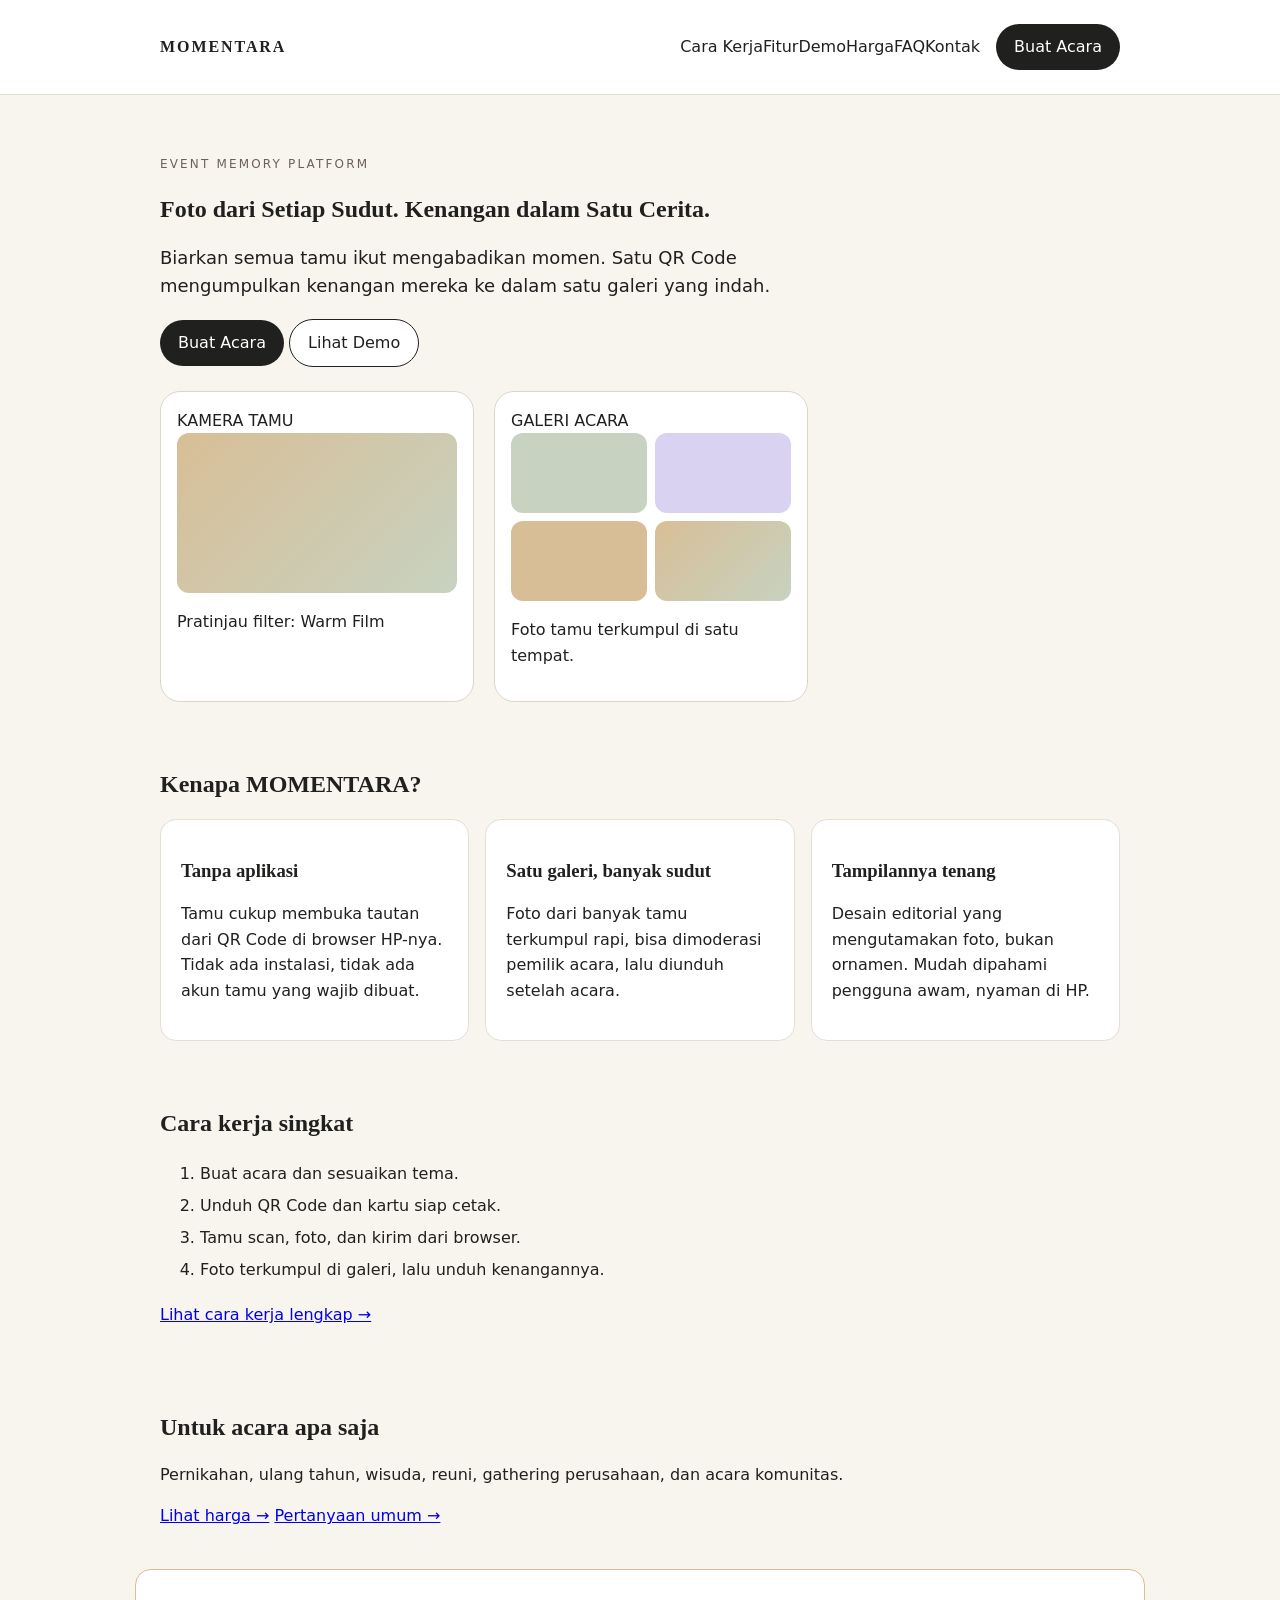
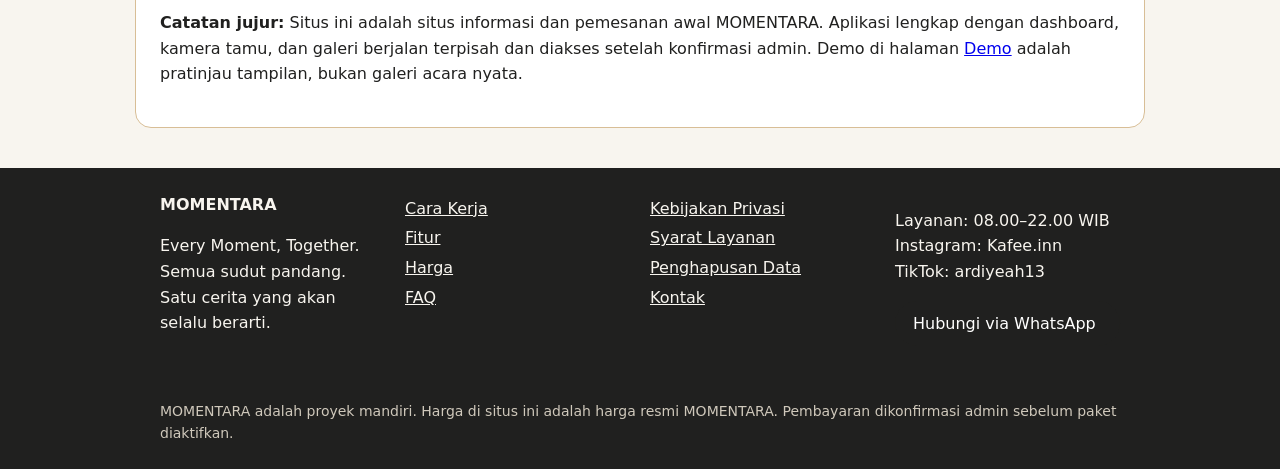
<file: index.html>
<!DOCTYPE html><html lang="id"><head><meta charset="utf-8"><meta name="viewport" content="width=device-width,initial-scale=1"><title>Beranda — MOMENTARA</title><meta name="description" content="Satu QR Code mengumpulkan kenangan tamu ke dalam satu galeri yang indah."><link rel="stylesheet" href="/styles.css"></head><body><header class="top"><div class="wrap nav"><a class="logo" href="/">MOMENTARA</a><nav><a href="/cara-kerja">Cara Kerja</a><a href="/fitur">Fitur</a><a href="/demo">Demo</a><a href="/harga">Harga</a><a href="/faq">FAQ</a><a href="/kontak">Kontak</a></nav><a class="btn" href="https://wa.me/6281290603522?text=Halo%20MOMENTARA%2C%20saya%20ingin%20membuat%20acara.">Buat Acara</a></div></header><main><section class="hero wrap"><p class="kicker">EVENT MEMORY PLATFORM</p><h1>Foto dari Setiap Sudut. Kenangan dalam Satu Cerita.</h1><p class="lead">Biarkan semua tamu ikut mengabadikan momen. Satu QR Code mengumpulkan kenangan mereka ke dalam satu galeri yang indah.</p><p><a class="btn" href="https://wa.me/6281290603522?text=Halo%20MOMENTARA%2C%20saya%20ingin%20membuat%20acara.">Buat Acara</a> <a class="btn ghost" href="/demo">Lihat Demo</a></p><div class="mock"><div class="phone"><span>KAMERA TAMU</span><div class="photo warm"></div><p>Pratinjau filter: Warm Film</p></div><div class="phone"><span>GALERI ACARA</span><div class="gridmini"><div class="photo sage"></div><div class="photo lavender"></div><div class="photo champagne"></div><div class="photo warm"></div></div><p>Foto tamu terkumpul di satu tempat.</p></div></div></section>
<section class="wrap"><h2>Kenapa MOMENTARA?</h2><div class="cards"><article><h3>Tanpa aplikasi</h3><p>Tamu cukup membuka tautan dari QR Code di browser HP-nya. Tidak ada instalasi, tidak ada akun tamu yang wajib dibuat.</p></article><article><h3>Satu galeri, banyak sudut</h3><p>Foto dari banyak tamu terkumpul rapi, bisa dimoderasi pemilik acara, lalu diunduh setelah acara.</p></article><article><h3>Tampilannya tenang</h3><p>Desain editorial yang mengutamakan foto, bukan ornamen. Mudah dipahami pengguna awam, nyaman di HP.</p></article></div></section>
<section class="wrap"><h2>Cara kerja singkat</h2><ol class="steps"><li>Buat acara dan sesuaikan tema.</li><li>Unduh QR Code dan kartu siap cetak.</li><li>Tamu scan, foto, dan kirim dari browser.</li><li>Foto terkumpul di galeri, lalu unduh kenangannya.</li></ol><p><a href="/cara-kerja">Lihat cara kerja lengkap →</a></p></section>
<section class="wrap"><h2>Untuk acara apa saja</h2><p>Pernikahan, ulang tahun, wisuda, reuni, gathering perusahaan, dan acara komunitas.</p><p><a href="/harga">Lihat harga →</a> <a href="/faq">Pertanyaan umum →</a></p></section>
<section class="wrap note"><p><strong>Catatan jujur:</strong> Situs ini adalah situs informasi dan pemesanan awal MOMENTARA. Aplikasi lengkap dengan dashboard, kamera tamu, dan galeri berjalan terpisah dan diakses setelah konfirmasi admin. Demo di halaman <a href="/demo">Demo</a> adalah pratinjau tampilan, bukan galeri acara nyata.</p></section></main><footer><div class="wrap foot"><div><strong>MOMENTARA</strong><p>Every Moment, Together.<br>Semua sudut pandang. Satu cerita yang akan selalu berarti.</p></div><div><a href="/cara-kerja">Cara Kerja</a><a href="/fitur">Fitur</a><a href="/harga">Harga</a><a href="/faq">FAQ</a></div><div><a href="/privasi">Kebijakan Privasi</a><a href="/syarat">Syarat Layanan</a><a href="/penghapusan-data">Penghapusan Data</a><a href="/kontak">Kontak</a></div><div><p>Layanan: 08.00–22.00 WIB<br>Instagram: Kafee.inn<br>TikTok: ardiyeah13</p><a class="btn" href="https://wa.me/6281290603522?text=Halo%20MOMENTARA%2C%20saya%20ingin%20membuat%20acara.">Hubungi via WhatsApp</a></div></div><p class="wrap small">MOMENTARA adalah proyek mandiri. Harga di situs ini adalah harga resmi MOMENTARA. Pembayaran dikonfirmasi admin sebelum paket diaktifkan.</p></footer></body></html>
</file>
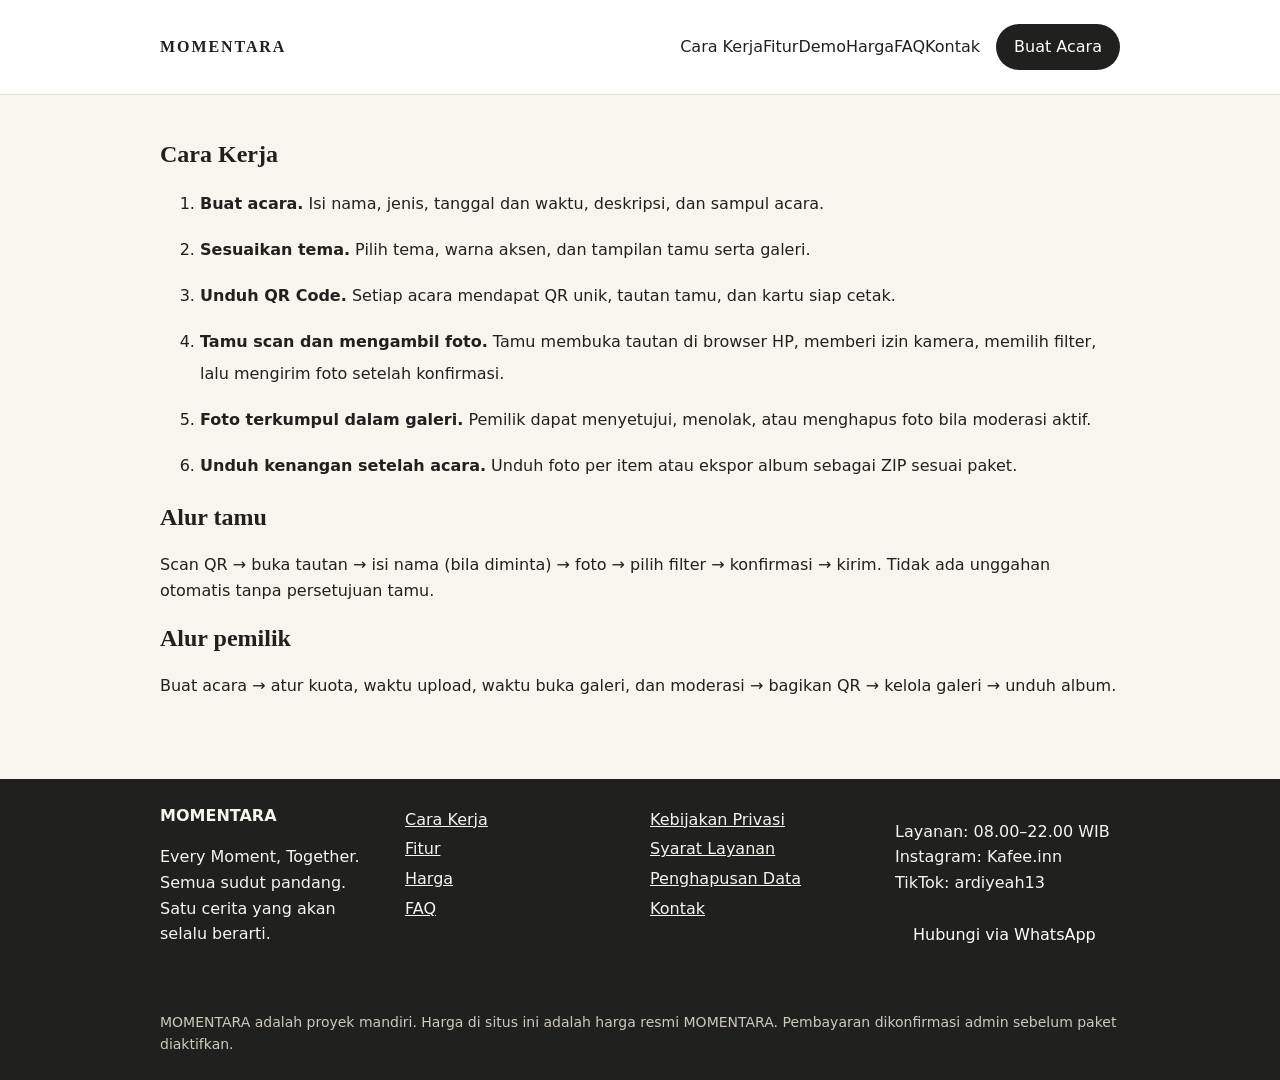
<file: cara-kerja.html>
<!DOCTYPE html><html lang="id"><head><meta charset="utf-8"><meta name="viewport" content="width=device-width,initial-scale=1"><title>Cara Kerja — MOMENTARA</title><meta name="description" content="Enam langkah MOMENTARA, dari membuat acara sampai mengunduh kenangan."><link rel="stylesheet" href="/styles.css"></head><body><header class="top"><div class="wrap nav"><a class="logo" href="/">MOMENTARA</a><nav><a href="/cara-kerja">Cara Kerja</a><a href="/fitur">Fitur</a><a href="/demo">Demo</a><a href="/harga">Harga</a><a href="/faq">FAQ</a><a href="/kontak">Kontak</a></nav><a class="btn" href="https://wa.me/6281290603522?text=Halo%20MOMENTARA%2C%20saya%20ingin%20membuat%20acara.">Buat Acara</a></div></header><main><section class="wrap"><h1>Cara Kerja</h1><ol class="steps big"><li><strong>Buat acara.</strong> Isi nama, jenis, tanggal dan waktu, deskripsi, dan sampul acara.</li><li><strong>Sesuaikan tema.</strong> Pilih tema, warna aksen, dan tampilan tamu serta galeri.</li><li><strong>Unduh QR Code.</strong> Setiap acara mendapat QR unik, tautan tamu, dan kartu siap cetak.</li><li><strong>Tamu scan dan mengambil foto.</strong> Tamu membuka tautan di browser HP, memberi izin kamera, memilih filter, lalu mengirim foto setelah konfirmasi.</li><li><strong>Foto terkumpul dalam galeri.</strong> Pemilik dapat menyetujui, menolak, atau menghapus foto bila moderasi aktif.</li><li><strong>Unduh kenangan setelah acara.</strong> Unduh foto per item atau ekspor album sebagai ZIP sesuai paket.</li></ol><h2>Alur tamu</h2><p>Scan QR → buka tautan → isi nama (bila diminta) → foto → pilih filter → konfirmasi → kirim. Tidak ada unggahan otomatis tanpa persetujuan tamu.</p><h2>Alur pemilik</h2><p>Buat acara → atur kuota, waktu upload, waktu buka galeri, dan moderasi → bagikan QR → kelola galeri → unduh album.</p></section></main><footer><div class="wrap foot"><div><strong>MOMENTARA</strong><p>Every Moment, Together.<br>Semua sudut pandang. Satu cerita yang akan selalu berarti.</p></div><div><a href="/cara-kerja">Cara Kerja</a><a href="/fitur">Fitur</a><a href="/harga">Harga</a><a href="/faq">FAQ</a></div><div><a href="/privasi">Kebijakan Privasi</a><a href="/syarat">Syarat Layanan</a><a href="/penghapusan-data">Penghapusan Data</a><a href="/kontak">Kontak</a></div><div><p>Layanan: 08.00–22.00 WIB<br>Instagram: Kafee.inn<br>TikTok: ardiyeah13</p><a class="btn" href="https://wa.me/6281290603522?text=Halo%20MOMENTARA%2C%20saya%20ingin%20membuat%20acara.">Hubungi via WhatsApp</a></div></div><p class="wrap small">MOMENTARA adalah proyek mandiri. Harga di situs ini adalah harga resmi MOMENTARA. Pembayaran dikonfirmasi admin sebelum paket diaktifkan.</p></footer></body></html>
</file>
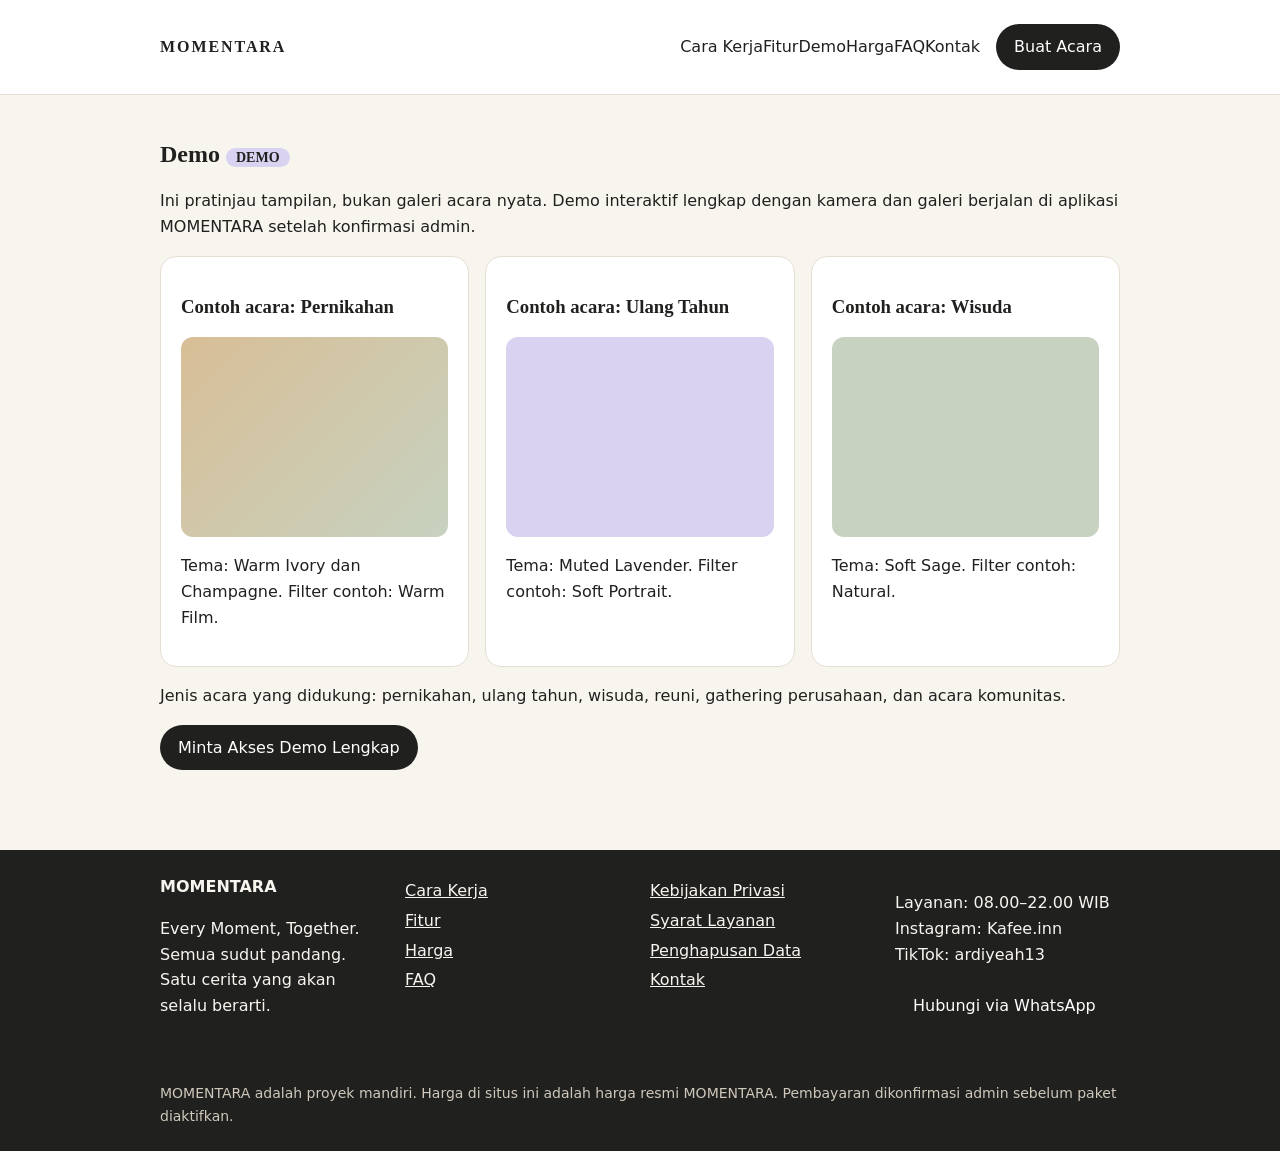
<file: demo.html>
<!DOCTYPE html><html lang="id"><head><meta charset="utf-8"><meta name="viewport" content="width=device-width,initial-scale=1"><title>Demo — MOMENTARA</title><meta name="description" content="Pratinjau tampilan MOMENTARA. Konten demo ditandai DEMO dan bukan foto acara nyata."><link rel="stylesheet" href="/styles.css"></head><body><header class="top"><div class="wrap nav"><a class="logo" href="/">MOMENTARA</a><nav><a href="/cara-kerja">Cara Kerja</a><a href="/fitur">Fitur</a><a href="/demo">Demo</a><a href="/harga">Harga</a><a href="/faq">FAQ</a><a href="/kontak">Kontak</a></nav><a class="btn" href="https://wa.me/6281290603522?text=Halo%20MOMENTARA%2C%20saya%20ingin%20membuat%20acara.">Buat Acara</a></div></header><main><section class="wrap"><h1>Demo <span class="tag">DEMO</span></h1><p>Ini pratinjau tampilan, bukan galeri acara nyata. Demo interaktif lengkap dengan kamera dan galeri berjalan di aplikasi MOMENTARA setelah konfirmasi admin.</p><div class="cards"><article><h3>Contoh acara: Pernikahan</h3><div class="photo warm big"></div><p>Tema: Warm Ivory dan Champagne. Filter contoh: Warm Film.</p></article><article><h3>Contoh acara: Ulang Tahun</h3><div class="photo lavender big"></div><p>Tema: Muted Lavender. Filter contoh: Soft Portrait.</p></article><article><h3>Contoh acara: Wisuda</h3><div class="photo sage big"></div><p>Tema: Soft Sage. Filter contoh: Natural.</p></article></div><p>Jenis acara yang didukung: pernikahan, ulang tahun, wisuda, reuni, gathering perusahaan, dan acara komunitas.</p><p><a class="btn" href="https://wa.me/6281290603522?text=Halo%20MOMENTARA%2C%20saya%20ingin%20mencoba%20demo.">Minta Akses Demo Lengkap</a></p></section></main><footer><div class="wrap foot"><div><strong>MOMENTARA</strong><p>Every Moment, Together.<br>Semua sudut pandang. Satu cerita yang akan selalu berarti.</p></div><div><a href="/cara-kerja">Cara Kerja</a><a href="/fitur">Fitur</a><a href="/harga">Harga</a><a href="/faq">FAQ</a></div><div><a href="/privasi">Kebijakan Privasi</a><a href="/syarat">Syarat Layanan</a><a href="/penghapusan-data">Penghapusan Data</a><a href="/kontak">Kontak</a></div><div><p>Layanan: 08.00–22.00 WIB<br>Instagram: Kafee.inn<br>TikTok: ardiyeah13</p><a class="btn" href="https://wa.me/6281290603522?text=Halo%20MOMENTARA%2C%20saya%20ingin%20membuat%20acara.">Hubungi via WhatsApp</a></div></div><p class="wrap small">MOMENTARA adalah proyek mandiri. Harga di situs ini adalah harga resmi MOMENTARA. Pembayaran dikonfirmasi admin sebelum paket diaktifkan.</p></footer></body></html>
</file>
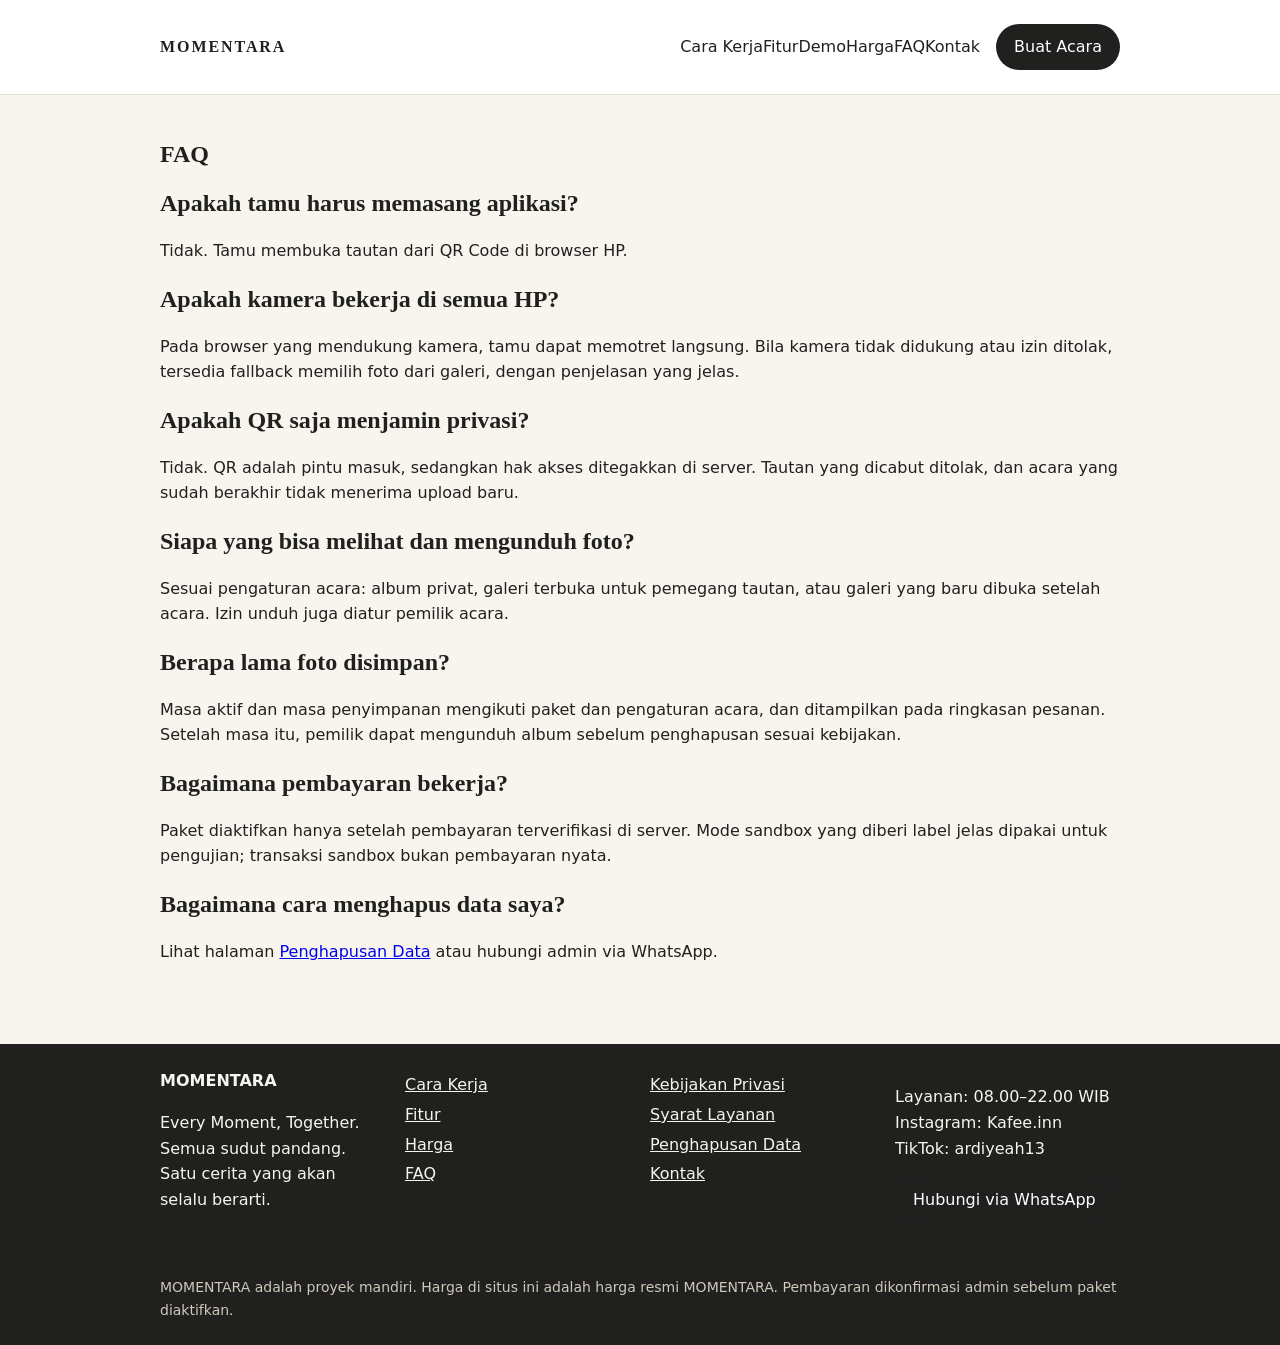
<file: faq.html>
<!DOCTYPE html><html lang="id"><head><meta charset="utf-8"><meta name="viewport" content="width=device-width,initial-scale=1"><title>FAQ — MOMENTARA</title><meta name="description" content="Jawaban tentang kamera, QR, privasi, kuota, penyimpanan, pengunduhan, dan pembayaran MOMENTARA."><link rel="stylesheet" href="/styles.css"></head><body><header class="top"><div class="wrap nav"><a class="logo" href="/">MOMENTARA</a><nav><a href="/cara-kerja">Cara Kerja</a><a href="/fitur">Fitur</a><a href="/demo">Demo</a><a href="/harga">Harga</a><a href="/faq">FAQ</a><a href="/kontak">Kontak</a></nav><a class="btn" href="https://wa.me/6281290603522?text=Halo%20MOMENTARA%2C%20saya%20ingin%20membuat%20acara.">Buat Acara</a></div></header><main><section class="wrap"><h1>FAQ</h1><h2>Apakah tamu harus memasang aplikasi?</h2><p>Tidak. Tamu membuka tautan dari QR Code di browser HP.</p><h2>Apakah kamera bekerja di semua HP?</h2><p>Pada browser yang mendukung kamera, tamu dapat memotret langsung. Bila kamera tidak didukung atau izin ditolak, tersedia fallback memilih foto dari galeri, dengan penjelasan yang jelas.</p><h2>Apakah QR saja menjamin privasi?</h2><p>Tidak. QR adalah pintu masuk, sedangkan hak akses ditegakkan di server. Tautan yang dicabut ditolak, dan acara yang sudah berakhir tidak menerima upload baru.</p><h2>Siapa yang bisa melihat dan mengunduh foto?</h2><p>Sesuai pengaturan acara: album privat, galeri terbuka untuk pemegang tautan, atau galeri yang baru dibuka setelah acara. Izin unduh juga diatur pemilik acara.</p><h2>Berapa lama foto disimpan?</h2><p>Masa aktif dan masa penyimpanan mengikuti paket dan pengaturan acara, dan ditampilkan pada ringkasan pesanan. Setelah masa itu, pemilik dapat mengunduh album sebelum penghapusan sesuai kebijakan.</p><h2>Bagaimana pembayaran bekerja?</h2><p>Paket diaktifkan hanya setelah pembayaran terverifikasi di server. Mode sandbox yang diberi label jelas dipakai untuk pengujian; transaksi sandbox bukan pembayaran nyata.</p><h2>Bagaimana cara menghapus data saya?</h2><p>Lihat halaman <a href="/penghapusan-data">Penghapusan Data</a> atau hubungi admin via WhatsApp.</p></section></main><footer><div class="wrap foot"><div><strong>MOMENTARA</strong><p>Every Moment, Together.<br>Semua sudut pandang. Satu cerita yang akan selalu berarti.</p></div><div><a href="/cara-kerja">Cara Kerja</a><a href="/fitur">Fitur</a><a href="/harga">Harga</a><a href="/faq">FAQ</a></div><div><a href="/privasi">Kebijakan Privasi</a><a href="/syarat">Syarat Layanan</a><a href="/penghapusan-data">Penghapusan Data</a><a href="/kontak">Kontak</a></div><div><p>Layanan: 08.00–22.00 WIB<br>Instagram: Kafee.inn<br>TikTok: ardiyeah13</p><a class="btn" href="https://wa.me/6281290603522?text=Halo%20MOMENTARA%2C%20saya%20ingin%20membuat%20acara.">Hubungi via WhatsApp</a></div></div><p class="wrap small">MOMENTARA adalah proyek mandiri. Harga di situs ini adalah harga resmi MOMENTARA. Pembayaran dikonfirmasi admin sebelum paket diaktifkan.</p></footer></body></html>
</file>
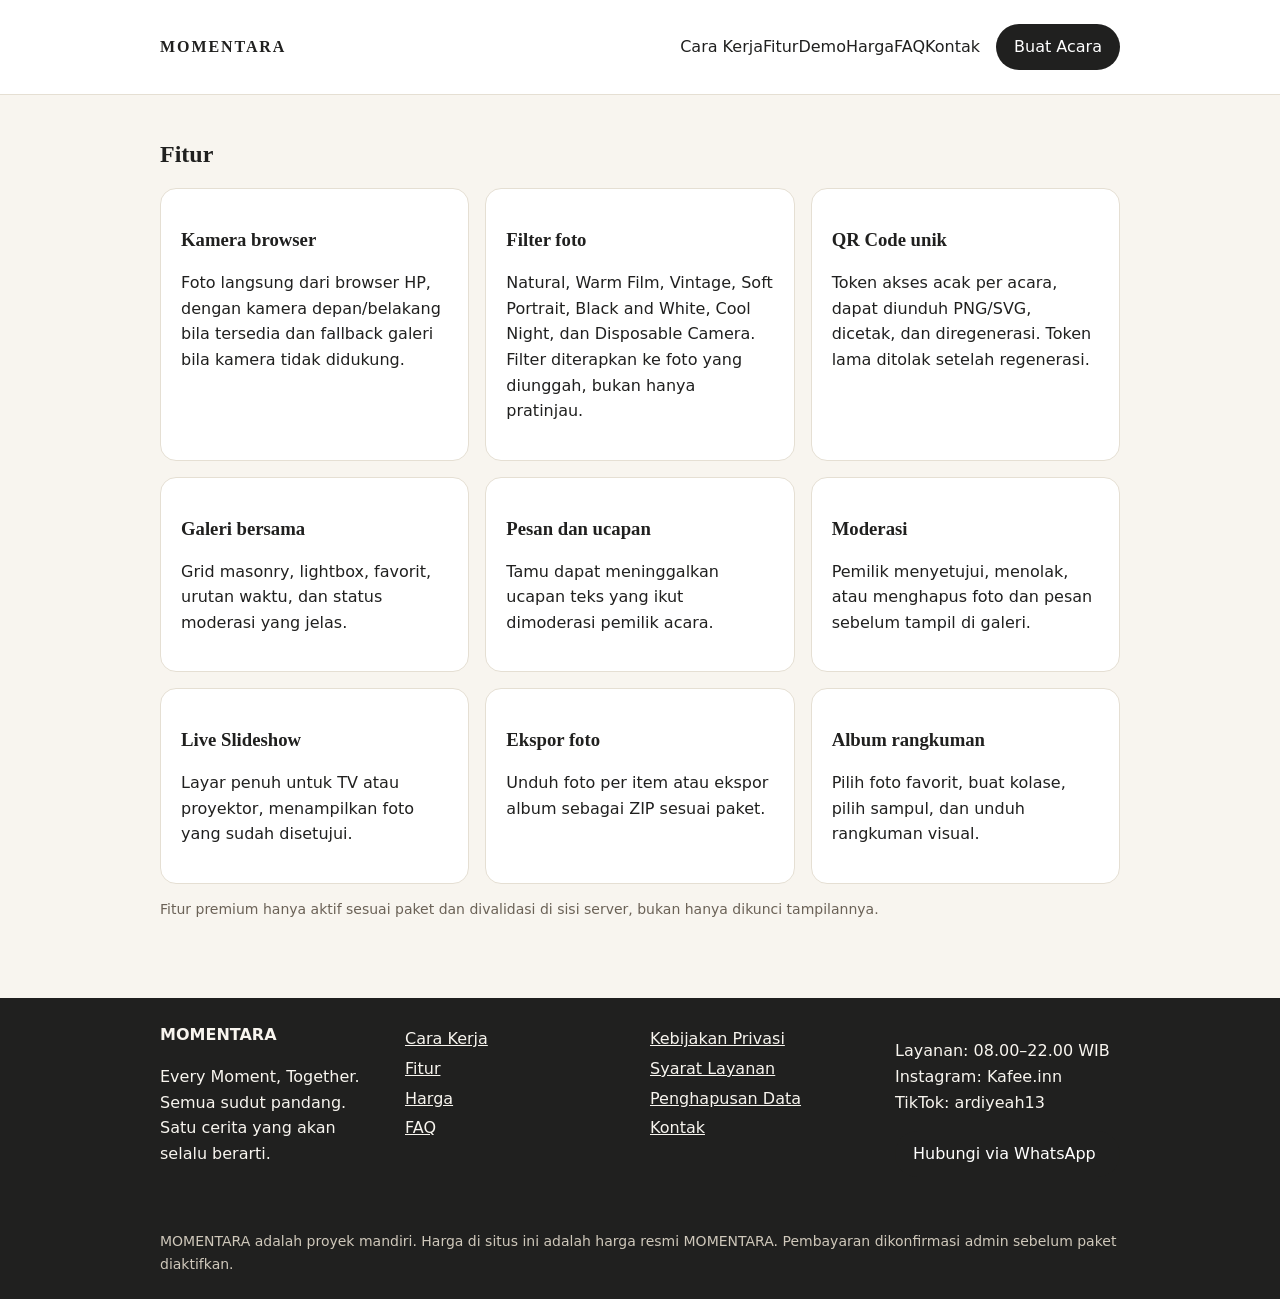
<file: fitur.html>
<!DOCTYPE html><html lang="id"><head><meta charset="utf-8"><meta name="viewport" content="width=device-width,initial-scale=1"><title>Fitur — MOMENTARA</title><meta name="description" content="Kamera browser, filter foto, QR unik, galeri bersama, moderasi, slideshow, dan ekspor."><link rel="stylesheet" href="/styles.css"></head><body><header class="top"><div class="wrap nav"><a class="logo" href="/">MOMENTARA</a><nav><a href="/cara-kerja">Cara Kerja</a><a href="/fitur">Fitur</a><a href="/demo">Demo</a><a href="/harga">Harga</a><a href="/faq">FAQ</a><a href="/kontak">Kontak</a></nav><a class="btn" href="https://wa.me/6281290603522?text=Halo%20MOMENTARA%2C%20saya%20ingin%20membuat%20acara.">Buat Acara</a></div></header><main><section class="wrap"><h1>Fitur</h1><div class="cards"><article><h3>Kamera browser</h3><p>Foto langsung dari browser HP, dengan kamera depan/belakang bila tersedia dan fallback galeri bila kamera tidak didukung.</p></article><article><h3>Filter foto</h3><p>Natural, Warm Film, Vintage, Soft Portrait, Black and White, Cool Night, dan Disposable Camera. Filter diterapkan ke foto yang diunggah, bukan hanya pratinjau.</p></article><article><h3>QR Code unik</h3><p>Token akses acak per acara, dapat diunduh PNG/SVG, dicetak, dan diregenerasi. Token lama ditolak setelah regenerasi.</p></article><article><h3>Galeri bersama</h3><p>Grid masonry, lightbox, favorit, urutan waktu, dan status moderasi yang jelas.</p></article><article><h3>Pesan dan ucapan</h3><p>Tamu dapat meninggalkan ucapan teks yang ikut dimoderasi pemilik acara.</p></article><article><h3>Moderasi</h3><p>Pemilik menyetujui, menolak, atau menghapus foto dan pesan sebelum tampil di galeri.</p></article><article><h3>Live Slideshow</h3><p>Layar penuh untuk TV atau proyektor, menampilkan foto yang sudah disetujui.</p></article><article><h3>Ekspor foto</h3><p>Unduh foto per item atau ekspor album sebagai ZIP sesuai paket.</p></article><article><h3>Album rangkuman</h3><p>Pilih foto favorit, buat kolase, pilih sampul, dan unduh rangkuman visual.</p></article></div><p class="small">Fitur premium hanya aktif sesuai paket dan divalidasi di sisi server, bukan hanya dikunci tampilannya.</p></section></main><footer><div class="wrap foot"><div><strong>MOMENTARA</strong><p>Every Moment, Together.<br>Semua sudut pandang. Satu cerita yang akan selalu berarti.</p></div><div><a href="/cara-kerja">Cara Kerja</a><a href="/fitur">Fitur</a><a href="/harga">Harga</a><a href="/faq">FAQ</a></div><div><a href="/privasi">Kebijakan Privasi</a><a href="/syarat">Syarat Layanan</a><a href="/penghapusan-data">Penghapusan Data</a><a href="/kontak">Kontak</a></div><div><p>Layanan: 08.00–22.00 WIB<br>Instagram: Kafee.inn<br>TikTok: ardiyeah13</p><a class="btn" href="https://wa.me/6281290603522?text=Halo%20MOMENTARA%2C%20saya%20ingin%20membuat%20acara.">Hubungi via WhatsApp</a></div></div><p class="wrap small">MOMENTARA adalah proyek mandiri. Harga di situs ini adalah harga resmi MOMENTARA. Pembayaran dikonfirmasi admin sebelum paket diaktifkan.</p></footer></body></html>
</file>
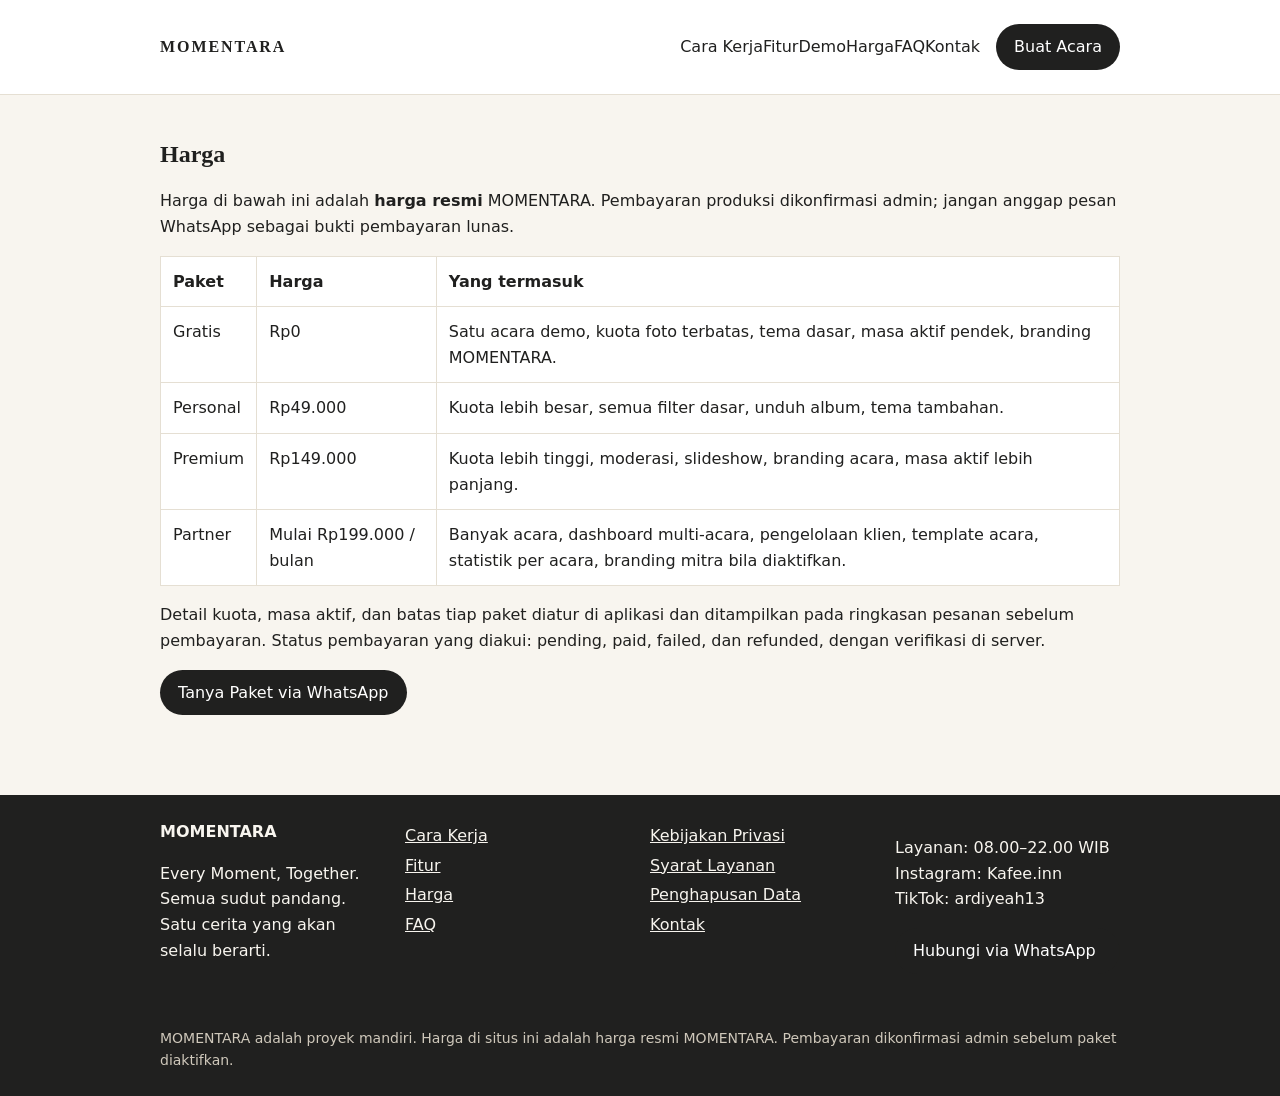
<file: harga.html>
<!DOCTYPE html><html lang="id"><head><meta charset="utf-8"><meta name="viewport" content="width=device-width,initial-scale=1"><title>Harga — MOMENTARA</title><meta name="description" content="Paket MOMENTARA: Gratis, Personal Rp49.000, Premium Rp149.000, Partner mulai Rp199.000 per bulan. Harga resmi MOMENTARA."><link rel="stylesheet" href="/styles.css"></head><body><header class="top"><div class="wrap nav"><a class="logo" href="/">MOMENTARA</a><nav><a href="/cara-kerja">Cara Kerja</a><a href="/fitur">Fitur</a><a href="/demo">Demo</a><a href="/harga">Harga</a><a href="/faq">FAQ</a><a href="/kontak">Kontak</a></nav><a class="btn" href="https://wa.me/6281290603522?text=Halo%20MOMENTARA%2C%20saya%20ingin%20membuat%20acara.">Buat Acara</a></div></header><main><section class="wrap"><h1>Harga</h1><p>Harga di bawah ini adalah <strong>harga resmi</strong> MOMENTARA. Pembayaran produksi dikonfirmasi admin; jangan anggap pesan WhatsApp sebagai bukti pembayaran lunas.</p><table class="price"><tr><th>Paket</th><th>Harga</th><th>Yang termasuk</th></tr><tr><td>Gratis</td><td>Rp0</td><td>Satu acara demo, kuota foto terbatas, tema dasar, masa aktif pendek, branding MOMENTARA.</td></tr><tr><td>Personal</td><td>Rp49.000</td><td>Kuota lebih besar, semua filter dasar, unduh album, tema tambahan.</td></tr><tr><td>Premium</td><td>Rp149.000</td><td>Kuota lebih tinggi, moderasi, slideshow, branding acara, masa aktif lebih panjang.</td></tr><tr><td>Partner</td><td>Mulai Rp199.000 / bulan</td><td>Banyak acara, dashboard multi-acara, pengelolaan klien, template acara, statistik per acara, branding mitra bila diaktifkan.</td></tr></table><p>Detail kuota, masa aktif, dan batas tiap paket diatur di aplikasi dan ditampilkan pada ringkasan pesanan sebelum pembayaran. Status pembayaran yang diakui: pending, paid, failed, dan refunded, dengan verifikasi di server.</p><p><a class="btn" href="https://wa.me/6281290603522?text=Halo%20MOMENTARA%2C%20saya%20ingin%20bertanya%20tentang%20paket.">Tanya Paket via WhatsApp</a></p></section></main><footer><div class="wrap foot"><div><strong>MOMENTARA</strong><p>Every Moment, Together.<br>Semua sudut pandang. Satu cerita yang akan selalu berarti.</p></div><div><a href="/cara-kerja">Cara Kerja</a><a href="/fitur">Fitur</a><a href="/harga">Harga</a><a href="/faq">FAQ</a></div><div><a href="/privasi">Kebijakan Privasi</a><a href="/syarat">Syarat Layanan</a><a href="/penghapusan-data">Penghapusan Data</a><a href="/kontak">Kontak</a></div><div><p>Layanan: 08.00–22.00 WIB<br>Instagram: Kafee.inn<br>TikTok: ardiyeah13</p><a class="btn" href="https://wa.me/6281290603522?text=Halo%20MOMENTARA%2C%20saya%20ingin%20membuat%20acara.">Hubungi via WhatsApp</a></div></div><p class="wrap small">MOMENTARA adalah proyek mandiri. Harga di situs ini adalah harga resmi MOMENTARA. Pembayaran dikonfirmasi admin sebelum paket diaktifkan.</p></footer></body></html>
</file>
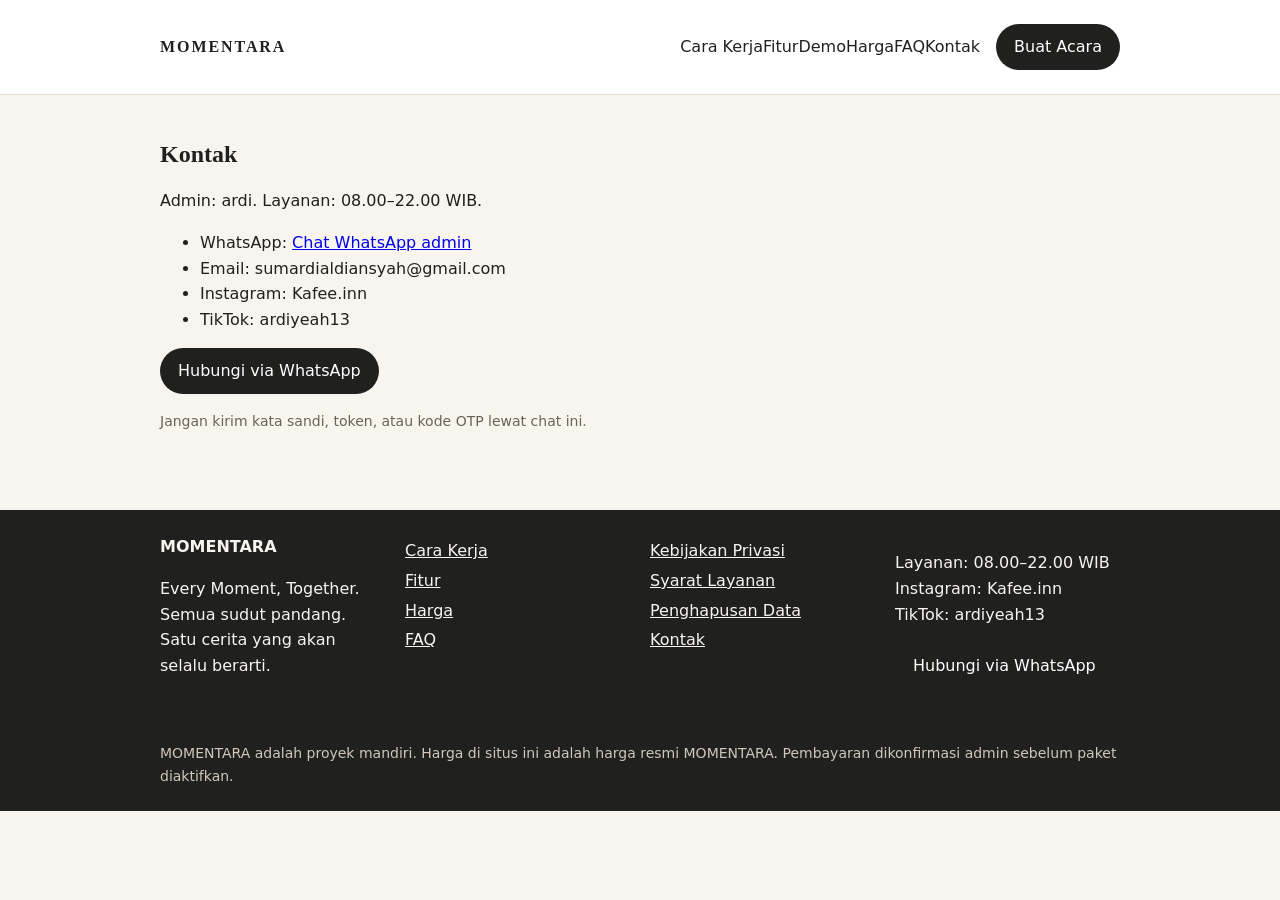
<file: kontak.html>
<!DOCTYPE html><html lang="id"><head><meta charset="utf-8"><meta name="viewport" content="width=device-width,initial-scale=1"><title>Kontak — MOMENTARA</title><meta name="description" content="Hubungi MOMENTARA via WhatsApp, email, Instagram, atau TikTok. Layanan 08.00–22.00 WIB."><link rel="stylesheet" href="/styles.css"></head><body><header class="top"><div class="wrap nav"><a class="logo" href="/">MOMENTARA</a><nav><a href="/cara-kerja">Cara Kerja</a><a href="/fitur">Fitur</a><a href="/demo">Demo</a><a href="/harga">Harga</a><a href="/faq">FAQ</a><a href="/kontak">Kontak</a></nav><a class="btn" href="https://wa.me/6281290603522?text=Halo%20MOMENTARA%2C%20saya%20ingin%20membuat%20acara.">Buat Acara</a></div></header><main><section class="wrap"><h1>Kontak</h1><p>Admin: ardi. Layanan: 08.00–22.00 WIB.</p><ul><li>WhatsApp: <a href="https://wa.me/6281290603522">Chat WhatsApp admin</a></li><li>Email: sumardialdiansyah@gmail.com</li><li>Instagram: Kafee.inn</li><li>TikTok: ardiyeah13</li></ul><p><a class="btn" href="https://wa.me/6281290603522?text=Halo%20MOMENTARA%2C%20saya%20punya%20pertanyaan.">Hubungi via WhatsApp</a></p><p class="small">Jangan kirim kata sandi, token, atau kode OTP lewat chat ini.</p></section></main><footer><div class="wrap foot"><div><strong>MOMENTARA</strong><p>Every Moment, Together.<br>Semua sudut pandang. Satu cerita yang akan selalu berarti.</p></div><div><a href="/cara-kerja">Cara Kerja</a><a href="/fitur">Fitur</a><a href="/harga">Harga</a><a href="/faq">FAQ</a></div><div><a href="/privasi">Kebijakan Privasi</a><a href="/syarat">Syarat Layanan</a><a href="/penghapusan-data">Penghapusan Data</a><a href="/kontak">Kontak</a></div><div><p>Layanan: 08.00–22.00 WIB<br>Instagram: Kafee.inn<br>TikTok: ardiyeah13</p><a class="btn" href="https://wa.me/6281290603522?text=Halo%20MOMENTARA%2C%20saya%20ingin%20membuat%20acara.">Hubungi via WhatsApp</a></div></div><p class="wrap small">MOMENTARA adalah proyek mandiri. Harga di situs ini adalah harga resmi MOMENTARA. Pembayaran dikonfirmasi admin sebelum paket diaktifkan.</p></footer></body></html>
</file>
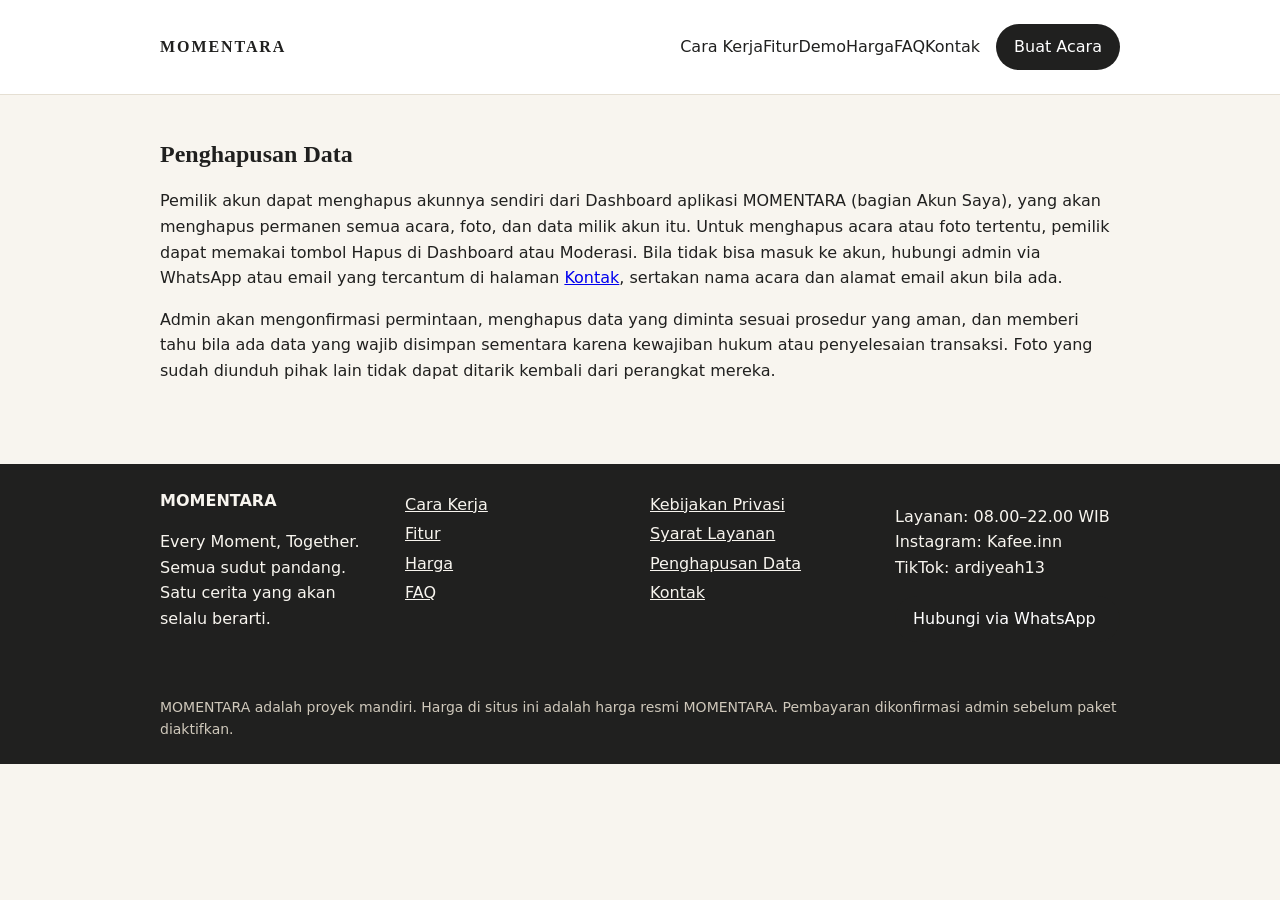
<file: penghapusan-data.html>
<!DOCTYPE html><html lang="id"><head><meta charset="utf-8"><meta name="viewport" content="width=device-width,initial-scale=1"><title>Penghapusan Data — MOMENTARA</title><meta name="description" content="Prosedur penghapusan akun, acara, foto, dan data MOMENTARA."><link rel="stylesheet" href="/styles.css"></head><body><header class="top"><div class="wrap nav"><a class="logo" href="/">MOMENTARA</a><nav><a href="/cara-kerja">Cara Kerja</a><a href="/fitur">Fitur</a><a href="/demo">Demo</a><a href="/harga">Harga</a><a href="/faq">FAQ</a><a href="/kontak">Kontak</a></nav><a class="btn" href="https://wa.me/6281290603522?text=Halo%20MOMENTARA%2C%20saya%20ingin%20membuat%20acara.">Buat Acara</a></div></header><main><section class="wrap"><h1>Penghapusan Data</h1><p>Pemilik akun dapat menghapus akunnya sendiri dari Dashboard aplikasi MOMENTARA (bagian Akun Saya), yang akan menghapus permanen semua acara, foto, dan data milik akun itu. Untuk menghapus acara atau foto tertentu, pemilik dapat memakai tombol Hapus di Dashboard atau Moderasi. Bila tidak bisa masuk ke akun, hubungi admin via WhatsApp atau email yang tercantum di halaman <a href="/kontak">Kontak</a>, sertakan nama acara dan alamat email akun bila ada.</p><p>Admin akan mengonfirmasi permintaan, menghapus data yang diminta sesuai prosedur yang aman, dan memberi tahu bila ada data yang wajib disimpan sementara karena kewajiban hukum atau penyelesaian transaksi. Foto yang sudah diunduh pihak lain tidak dapat ditarik kembali dari perangkat mereka.</p></section></main><footer><div class="wrap foot"><div><strong>MOMENTARA</strong><p>Every Moment, Together.<br>Semua sudut pandang. Satu cerita yang akan selalu berarti.</p></div><div><a href="/cara-kerja">Cara Kerja</a><a href="/fitur">Fitur</a><a href="/harga">Harga</a><a href="/faq">FAQ</a></div><div><a href="/privasi">Kebijakan Privasi</a><a href="/syarat">Syarat Layanan</a><a href="/penghapusan-data">Penghapusan Data</a><a href="/kontak">Kontak</a></div><div><p>Layanan: 08.00–22.00 WIB<br>Instagram: Kafee.inn<br>TikTok: ardiyeah13</p><a class="btn" href="https://wa.me/6281290603522?text=Halo%20MOMENTARA%2C%20saya%20ingin%20membuat%20acara.">Hubungi via WhatsApp</a></div></div><p class="wrap small">MOMENTARA adalah proyek mandiri. Harga di situs ini adalah harga resmi MOMENTARA. Pembayaran dikonfirmasi admin sebelum paket diaktifkan.</p></footer></body></html>
</file>
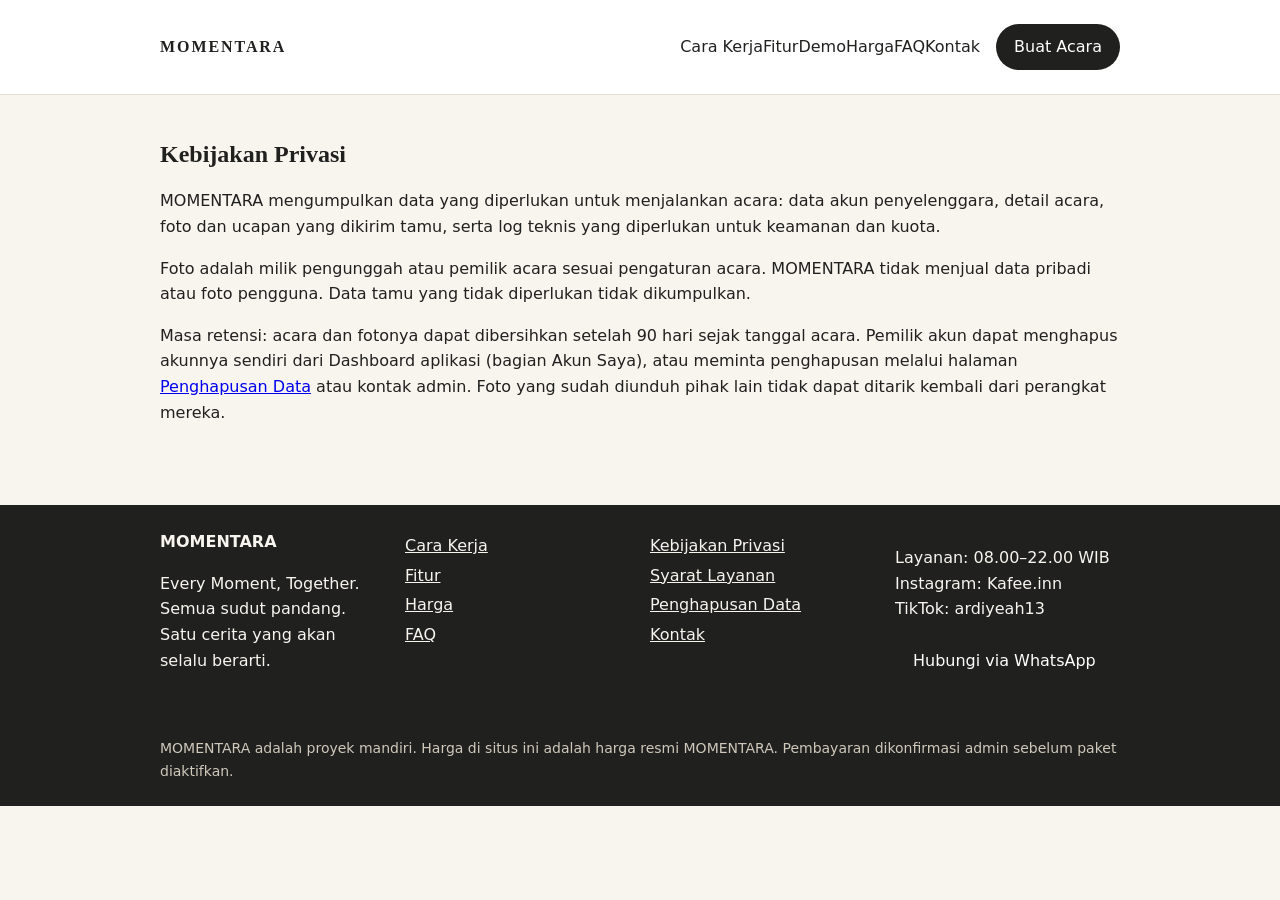
<file: privasi.html>
<!DOCTYPE html><html lang="id"><head><meta charset="utf-8"><meta name="viewport" content="width=device-width,initial-scale=1"><title>Kebijakan Privasi — MOMENTARA</title><meta name="description" content="Tujuan pengumpulan data, persetujuan, masa retensi, dan hak pengguna MOMENTARA."><link rel="stylesheet" href="/styles.css"></head><body><header class="top"><div class="wrap nav"><a class="logo" href="/">MOMENTARA</a><nav><a href="/cara-kerja">Cara Kerja</a><a href="/fitur">Fitur</a><a href="/demo">Demo</a><a href="/harga">Harga</a><a href="/faq">FAQ</a><a href="/kontak">Kontak</a></nav><a class="btn" href="https://wa.me/6281290603522?text=Halo%20MOMENTARA%2C%20saya%20ingin%20membuat%20acara.">Buat Acara</a></div></header><main><section class="wrap"><h1>Kebijakan Privasi</h1><p>MOMENTARA mengumpulkan data yang diperlukan untuk menjalankan acara: data akun penyelenggara, detail acara, foto dan ucapan yang dikirim tamu, serta log teknis yang diperlukan untuk keamanan dan kuota.</p><p>Foto adalah milik pengunggah atau pemilik acara sesuai pengaturan acara. MOMENTARA tidak menjual data pribadi atau foto pengguna. Data tamu yang tidak diperlukan tidak dikumpulkan.</p><p>Masa retensi: acara dan fotonya dapat dibersihkan setelah 90 hari sejak tanggal acara. Pemilik akun dapat menghapus akunnya sendiri dari Dashboard aplikasi (bagian Akun Saya), atau meminta penghapusan melalui halaman <a href="/penghapusan-data">Penghapusan Data</a> atau kontak admin. Foto yang sudah diunduh pihak lain tidak dapat ditarik kembali dari perangkat mereka.</p></section></main><footer><div class="wrap foot"><div><strong>MOMENTARA</strong><p>Every Moment, Together.<br>Semua sudut pandang. Satu cerita yang akan selalu berarti.</p></div><div><a href="/cara-kerja">Cara Kerja</a><a href="/fitur">Fitur</a><a href="/harga">Harga</a><a href="/faq">FAQ</a></div><div><a href="/privasi">Kebijakan Privasi</a><a href="/syarat">Syarat Layanan</a><a href="/penghapusan-data">Penghapusan Data</a><a href="/kontak">Kontak</a></div><div><p>Layanan: 08.00–22.00 WIB<br>Instagram: Kafee.inn<br>TikTok: ardiyeah13</p><a class="btn" href="https://wa.me/6281290603522?text=Halo%20MOMENTARA%2C%20saya%20ingin%20membuat%20acara.">Hubungi via WhatsApp</a></div></div><p class="wrap small">MOMENTARA adalah proyek mandiri. Harga di situs ini adalah harga resmi MOMENTARA. Pembayaran dikonfirmasi admin sebelum paket diaktifkan.</p></footer></body></html>
</file>
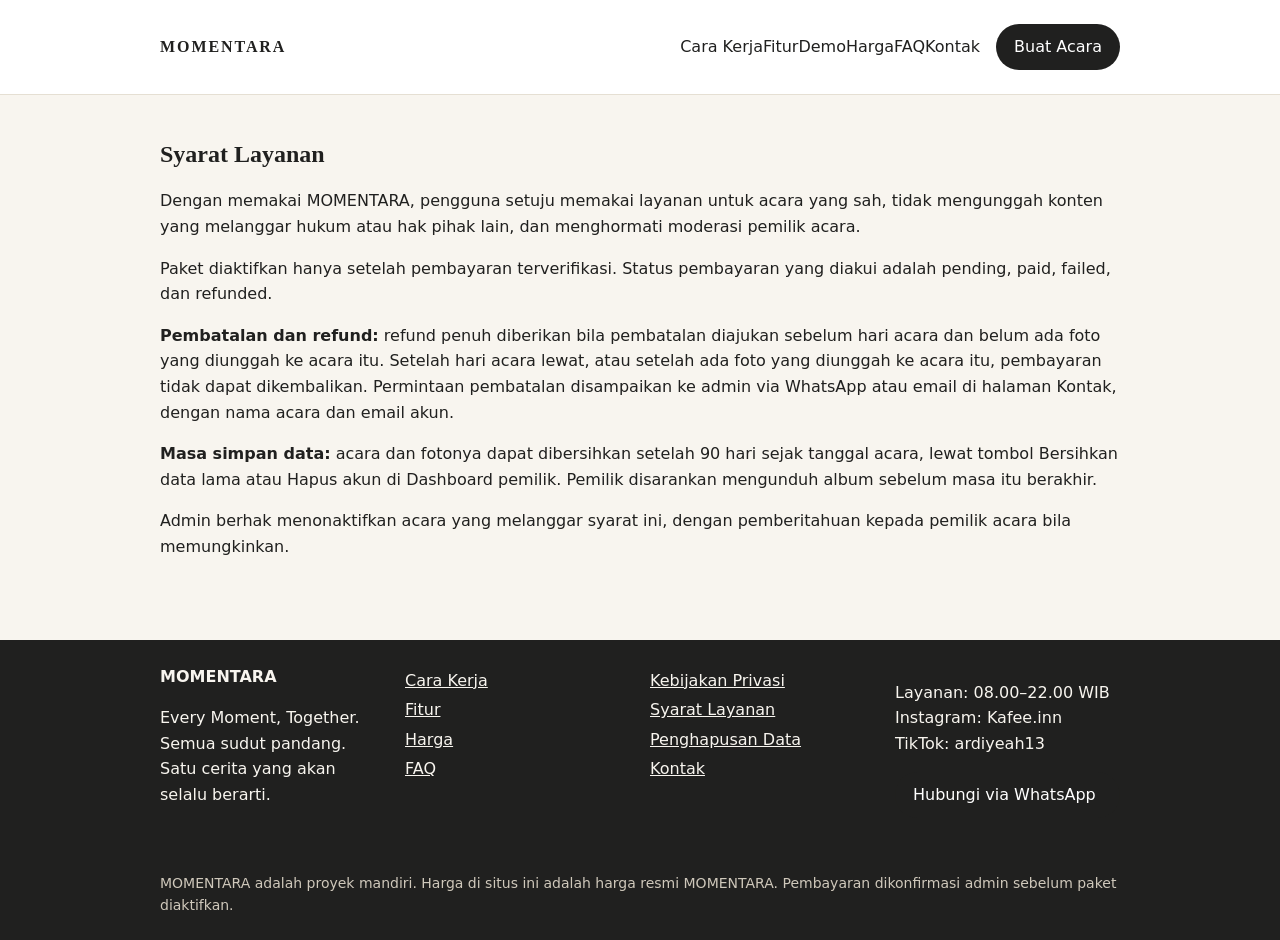
<file: syarat.html>
<!DOCTYPE html><html lang="id"><head><meta charset="utf-8"><meta name="viewport" content="width=device-width,initial-scale=1"><title>Syarat Layanan — MOMENTARA</title><meta name="description" content="Ketentuan penggunaan MOMENTARA, paket, pembayaran, dan tanggung jawab."><link rel="stylesheet" href="/styles.css"></head><body><header class="top"><div class="wrap nav"><a class="logo" href="/">MOMENTARA</a><nav><a href="/cara-kerja">Cara Kerja</a><a href="/fitur">Fitur</a><a href="/demo">Demo</a><a href="/harga">Harga</a><a href="/faq">FAQ</a><a href="/kontak">Kontak</a></nav><a class="btn" href="https://wa.me/6281290603522?text=Halo%20MOMENTARA%2C%20saya%20ingin%20membuat%20acara.">Buat Acara</a></div></header><main><section class="wrap"><h1>Syarat Layanan</h1><p>Dengan memakai MOMENTARA, pengguna setuju memakai layanan untuk acara yang sah, tidak mengunggah konten yang melanggar hukum atau hak pihak lain, dan menghormati moderasi pemilik acara.</p><p>Paket diaktifkan hanya setelah pembayaran terverifikasi. Status pembayaran yang diakui adalah pending, paid, failed, dan refunded.</p><p><strong>Pembatalan dan refund:</strong> refund penuh diberikan bila pembatalan diajukan sebelum hari acara dan belum ada foto yang diunggah ke acara itu. Setelah hari acara lewat, atau setelah ada foto yang diunggah ke acara itu, pembayaran tidak dapat dikembalikan. Permintaan pembatalan disampaikan ke admin via WhatsApp atau email di halaman Kontak, dengan nama acara dan email akun.</p><p><strong>Masa simpan data:</strong> acara dan fotonya dapat dibersihkan setelah 90 hari sejak tanggal acara, lewat tombol Bersihkan data lama atau Hapus akun di Dashboard pemilik. Pemilik disarankan mengunduh album sebelum masa itu berakhir.</p><p>Admin berhak menonaktifkan acara yang melanggar syarat ini, dengan pemberitahuan kepada pemilik acara bila memungkinkan.</p></section></main><footer><div class="wrap foot"><div><strong>MOMENTARA</strong><p>Every Moment, Together.<br>Semua sudut pandang. Satu cerita yang akan selalu berarti.</p></div><div><a href="/cara-kerja">Cara Kerja</a><a href="/fitur">Fitur</a><a href="/harga">Harga</a><a href="/faq">FAQ</a></div><div><a href="/privasi">Kebijakan Privasi</a><a href="/syarat">Syarat Layanan</a><a href="/penghapusan-data">Penghapusan Data</a><a href="/kontak">Kontak</a></div><div><p>Layanan: 08.00–22.00 WIB<br>Instagram: Kafee.inn<br>TikTok: ardiyeah13</p><a class="btn" href="https://wa.me/6281290603522?text=Halo%20MOMENTARA%2C%20saya%20ingin%20membuat%20acara.">Hubungi via WhatsApp</a></div></div><p class="wrap small">MOMENTARA adalah proyek mandiri. Harga di situs ini adalah harga resmi MOMENTARA. Pembayaran dikonfirmasi admin sebelum paket diaktifkan.</p></footer></body></html>
</file>
<file: styles.css>
body{margin:0;background:#F8F5EF;color:#20201F;font-family:system-ui,-apple-system,Segoe UI,Roboto,Arial,sans-serif;line-height:1.6}h1,h2,h3{font-family:Georgia,'Times New Roman',serif;line-height:1.25}.wrap{max-width:960px;margin:0 auto;padding:24px}.top{background:#fff;border-bottom:1px solid #e5dfd3;position:sticky;top:0}.nav{display:flex;gap:16px;align-items:center;flex-wrap:wrap}.logo{font-family:Georgia,serif;font-weight:700;letter-spacing:.12em;color:#20201F;text-decoration:none;margin-right:auto}.nav a{color:#20201F;text-decoration:none}.btn{display:inline-block;background:#20201F;color:#fff!important;padding:10px 18px;border-radius:999px;text-decoration:none}.btn.ghost{background:#fff;color:#20201F!important;border:1px solid #20201F}.hero{padding-top:48px}.kicker{letter-spacing:.18em;font-size:12px;color:#6b6257}.lead{font-size:18px;max-width:640px}.mock{display:flex;gap:20px;flex-wrap:wrap;margin-top:24px}.phone{background:#fff;border:1px solid #ddd6c8;border-radius:20px;padding:16px;width:280px}.photo{height:160px;border-radius:12px}.photo.big{height:200px}.warm{background:linear-gradient(135deg,#D8BE96,#C7D2C0)}.sage{background:#C7D2C0}.lavender{background:#D9D2F0}.champagne{background:#D8BE96}.gridmini{display:grid;grid-template-columns:1fr 1fr;gap:8px}.gridmini .photo{height:80px}.cards{display:grid;grid-template-columns:repeat(auto-fit,minmax(240px,1fr));gap:16px}.cards article{background:#fff;border:1px solid #e5dfd3;border-radius:16px;padding:20px}.steps{line-height:2}.steps.big li{margin-bottom:14px}.note{background:#fff;border:1px solid #D8BE96;border-radius:16px}.price{width:100%;border-collapse:collapse;background:#fff}.price th,.price td{border:1px solid #e5dfd3;padding:12px;text-align:left;vertical-align:top}.tag{background:#D9D2F0;padding:2px 10px;border-radius:999px;font-size:14px}footer{background:#20201F;color:#F8F5EF;margin-top:40px}.foot{display:grid;grid-template-columns:repeat(auto-fit,minmax(200px,1fr));gap:20px}.foot a{color:#F8F5EF;display:block;margin:4px 0}.small{font-size:14px;color:#6b6257}footer .small{color:#cfc8bb}@media(max-width:640px){.nav nav{display:flex;flex-wrap:wrap;gap:12px}.price{display:block;overflow-x:auto}}
</file>
